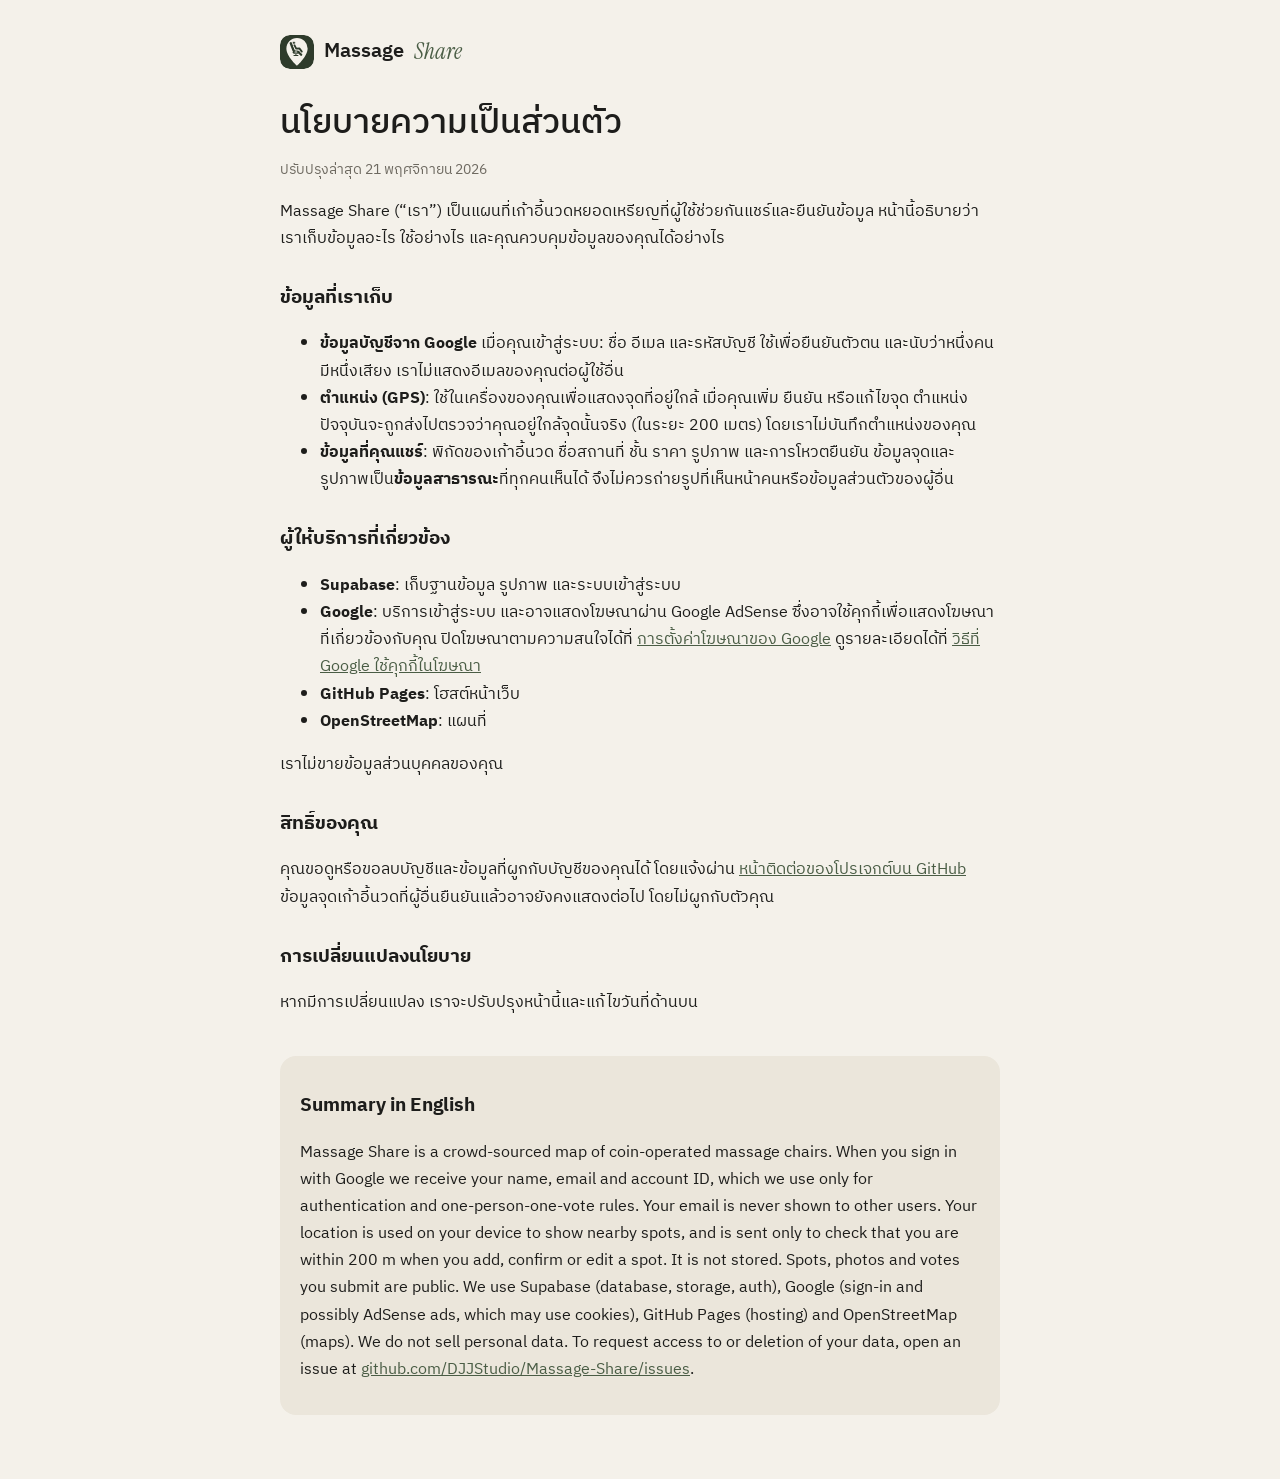
<file: privacy.html>
<!doctype html>
<html lang="th">
<head>
  <meta charset="utf-8">
  <meta name="viewport" content="width=device-width, initial-scale=1">
  <title>นโยบายความเป็นส่วนตัว · Massage Share</title>
  <link rel="icon" href="icon.svg" type="image/svg+xml">
  <link rel="preconnect" href="https://fonts.googleapis.com">
  <link rel="preconnect" href="https://fonts.gstatic.com" crossorigin>
  <link href="https://fonts.googleapis.com/css2?family=IBM+Plex+Sans+Thai:wght@400;600&family=Instrument+Serif:ital@0;1&display=swap" rel="stylesheet">
  <style>
    :root { --bg: #f4f1ea; --text: #1d1d1b; --muted: #6e6a61; --accent: #4a5d45; --tile: #ebe6db; }
    @media (prefers-color-scheme: dark) { :root { --bg: #151513; --text: #efebe2; --muted: #a59f93; --accent: #a9bb95; --tile: #262521; } }
    body { margin: 0; background: var(--bg); color: var(--text); font: 16px/1.7 "IBM Plex Sans Thai", system-ui, sans-serif; }
    main { max-width: 720px; margin: 0 auto; padding: 32px 20px 64px; }
    a { color: var(--accent); }
    .brand { display: flex; align-items: center; gap: 10px; font-weight: 600; font-size: 20px; text-decoration: none; color: var(--text); }
    .brand em { font-family: "Instrument Serif", serif; font-weight: 400; font-size: 23px; color: var(--accent); }
    h1 { font-size: 34px; font-weight: 500; line-height: 1.2; margin: 32px 0 6px; }
    h2 { font-size: 19px; margin: 30px 0 6px; }
    .muted { color: var(--muted); font-size: 14px; }
    .en { background: var(--tile); border-radius: 16px; padding: 4px 20px 16px; margin-top: 40px; }
  </style>
</head>
<body>
<main>
  <a class="brand" href="./"><img src="icon.svg" alt="" width="34" height="34" style="border-radius:10px">Massage <em>Share</em></a>

  <h1>นโยบายความเป็นส่วนตัว</h1>
  <p class="muted">ปรับปรุงล่าสุด 21 พฤศจิกายน 2026</p>

  <p>Massage Share (“เรา”) เป็นแผนที่เก้าอี้นวดหยอดเหรียญที่ผู้ใช้ช่วยกันแชร์และยืนยันข้อมูล หน้านี้อธิบายว่าเราเก็บข้อมูลอะไร ใช้อย่างไร และคุณควบคุมข้อมูลของคุณได้อย่างไร</p>

  <h2>ข้อมูลที่เราเก็บ</h2>
  <ul>
    <li><b>ข้อมูลบัญชีจาก Google</b> เมื่อคุณเข้าสู่ระบบ: ชื่อ อีเมล และรหัสบัญชี ใช้เพื่อยืนยันตัวตน และนับว่าหนึ่งคนมีหนึ่งเสียง เราไม่แสดงอีเมลของคุณต่อผู้ใช้อื่น</li>
    <li><b>ตำแหน่ง (GPS)</b>: ใช้ในเครื่องของคุณเพื่อแสดงจุดที่อยู่ใกล้ เมื่อคุณเพิ่ม ยืนยัน หรือแก้ไขจุด ตำแหน่งปัจจุบันจะถูกส่งไปตรวจว่าคุณอยู่ใกล้จุดนั้นจริง (ในระยะ 200 เมตร) โดยเราไม่บันทึกตำแหน่งของคุณ</li>
    <li><b>ข้อมูลที่คุณแชร์</b>: พิกัดของเก้าอี้นวด ชื่อสถานที่ ชั้น ราคา รูปภาพ และการโหวตยืนยัน ข้อมูลจุดและรูปภาพเป็น<b>ข้อมูลสาธารณะ</b>ที่ทุกคนเห็นได้ จึงไม่ควรถ่ายรูปที่เห็นหน้าคนหรือข้อมูลส่วนตัวของผู้อื่น</li>
  </ul>

  <h2>ผู้ให้บริการที่เกี่ยวข้อง</h2>
  <ul>
    <li><b>Supabase</b>: เก็บฐานข้อมูล รูปภาพ และระบบเข้าสู่ระบบ</li>
    <li><b>Google</b>: บริการเข้าสู่ระบบ และอาจแสดงโฆษณาผ่าน Google AdSense ซึ่งอาจใช้คุกกี้เพื่อแสดงโฆษณาที่เกี่ยวข้องกับคุณ ปิดโฆษณาตามความสนใจได้ที่ <a href="https://adssettings.google.com" rel="noopener">การตั้งค่าโฆษณาของ Google</a> ดูรายละเอียดได้ที่ <a href="https://policies.google.com/technologies/ads" rel="noopener">วิธีที่ Google ใช้คุกกี้ในโฆษณา</a></li>
    <li><b>GitHub Pages</b>: โฮสต์หน้าเว็บ</li>
    <li><b>OpenStreetMap</b>: แผนที่</li>
  </ul>
  <p>เราไม่ขายข้อมูลส่วนบุคคลของคุณ</p>

  <h2>สิทธิ์ของคุณ</h2>
  <p>คุณขอดูหรือขอลบบัญชีและข้อมูลที่ผูกกับบัญชีของคุณได้ โดยแจ้งผ่าน <a href="https://github.com/DJJStudio/Massage-Share/issues">หน้าติดต่อของโปรเจกต์บน GitHub</a> ข้อมูลจุดเก้าอี้นวดที่ผู้อื่นยืนยันแล้วอาจยังคงแสดงต่อไป โดยไม่ผูกกับตัวคุณ</p>

  <h2>การเปลี่ยนแปลงนโยบาย</h2>
  <p>หากมีการเปลี่ยนแปลง เราจะปรับปรุงหน้านี้และแก้ไขวันที่ด้านบน</p>

  <div class="en">
    <h2>Summary in English</h2>
    <p>Massage Share is a crowd-sourced map of coin-operated massage chairs. When you sign in with Google we receive your name, email and account ID, which we use only for authentication and one-person-one-vote rules. Your email is never shown to other users. Your location is used on your device to show nearby spots, and is sent only to check that you are within 200 m when you add, confirm or edit a spot. It is not stored. Spots, photos and votes you submit are public. We use Supabase (database, storage, auth), Google (sign-in and possibly AdSense ads, which may use cookies), GitHub Pages (hosting) and OpenStreetMap (maps). We do not sell personal data. To request access to or deletion of your data, open an issue at <a href="https://github.com/DJJStudio/Massage-Share/issues">github.com/DJJStudio/Massage-Share/issues</a>.</p>
  </div>
</main>
</body>
</html>
</file>
